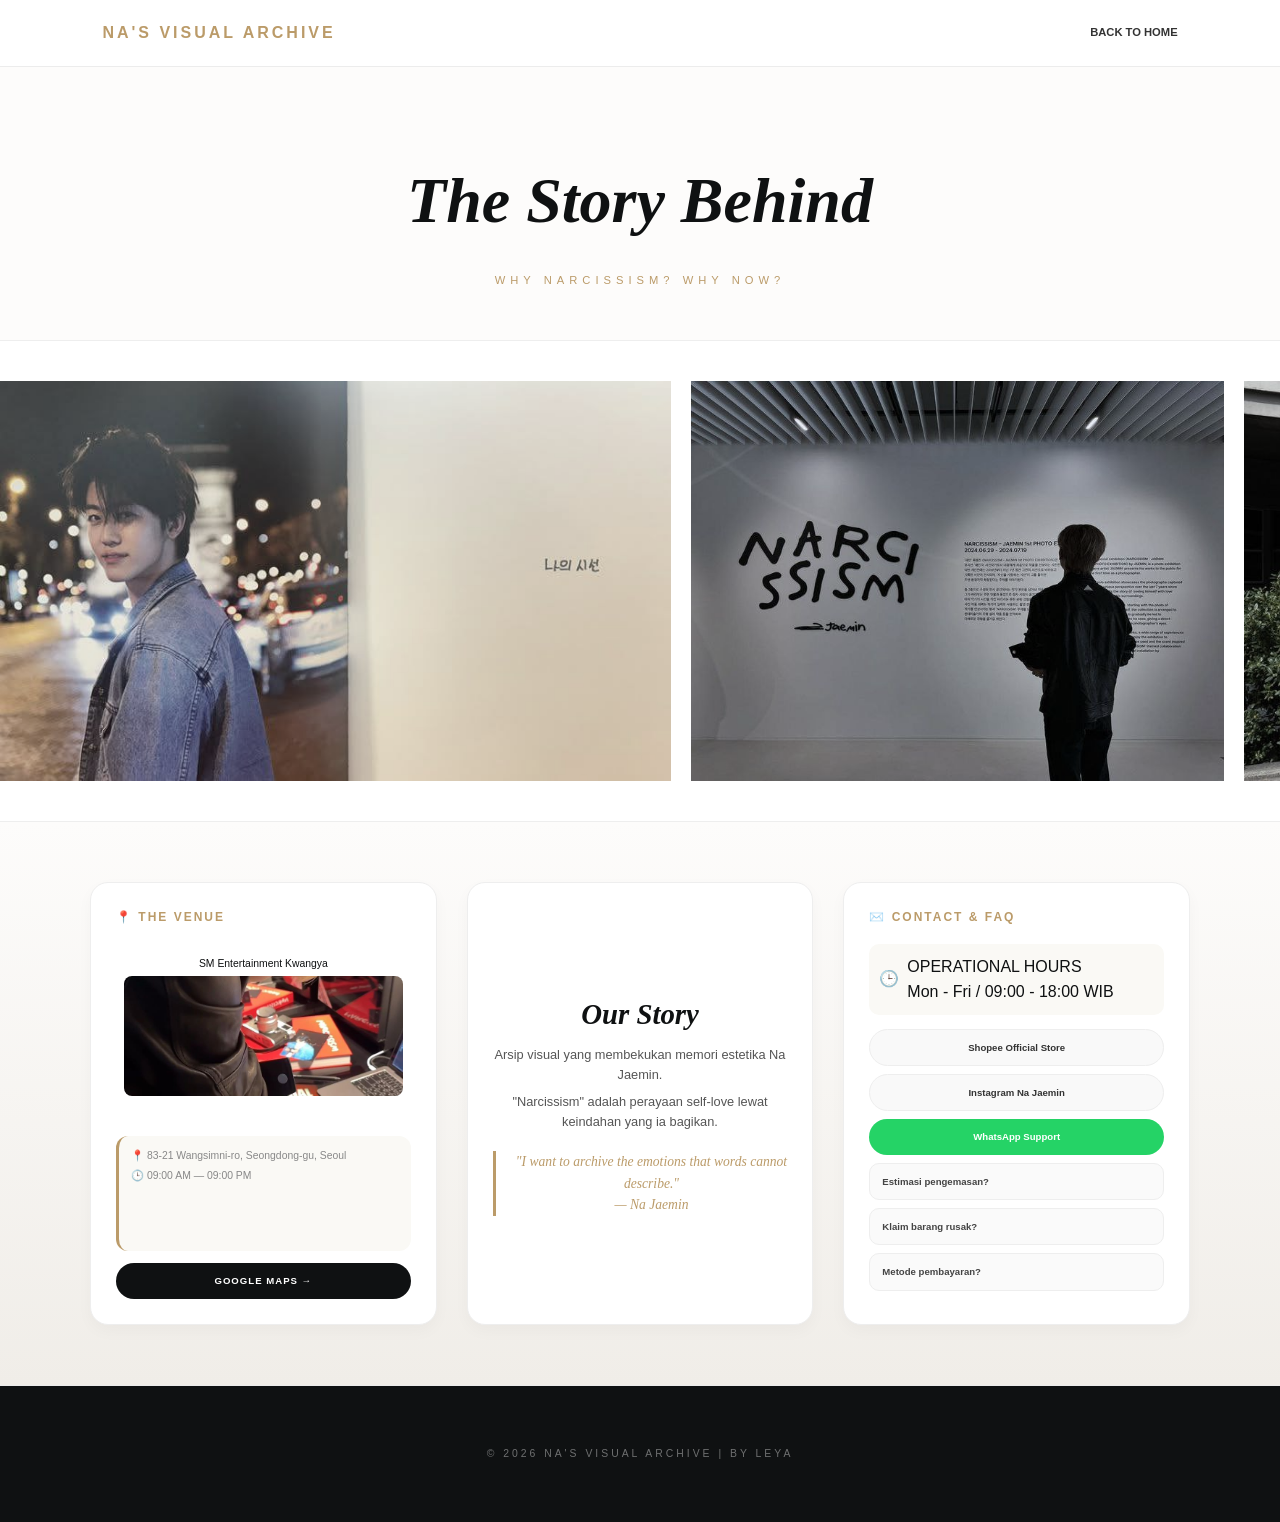
<file: about.html>
<!DOCTYPE html>
<html lang="id">
<head>
    <meta charset="UTF-8">
    <meta name="viewport" content="width=device-width, initial-scale=1.0">
    <title>Tentang & Kontak | Na's Visual Archive</title>
    <link rel="stylesheet" href="style.css">
</head>
<body class="page-about">

    <nav class="navbar">
        <a href="index.html" class="logo">NA'S VISUAL ARCHIVE</a>
        <div class="nav-links">
            <a href="index.html" style="text-decoration:none; color: #333; font-size: 0.7rem; font-weight: 700;">BACK TO HOME</a>
        </div>
    </nav>

    <!-- Judul & Marquee -->
    <header class="about-header">
        <h1>The Story Behind</h1>
        <p style="letter-spacing:5px;font-size:0.7rem;color:var(--gold);">WHY NARCISSISM? WHY NOW?</p>
    </header>

    <div class="photo-strip">
        <div class="strip-track">
            <img src="heading1.jpg" alt="1"><img src="heading2.jpg" alt="2">
            <img src="heading3.jpg" alt="3"><img src="heading4.jpg" alt="4">
            <img src="icon1.jpg" alt="1"><img src="icon2.jpg" alt="2">
            <img src="icon3.jpg" alt="3"><img src="icon4.jpg" alt="4">
        </div>
    </div>

        <!-- TIGA BAGIAN SEJAJAR -->
    <section class="about-section">
        <div class="about-grid">

            <!-- 1. LOKASI -->
            <div class="about-card">
                <h3>📍 THE VENUE</h3>
                <div class="map-box">
                    <div class="map-placeholder">
                        <p>SM Entertainment Kwangya</p>
                        <img src="icon5.jpg" alt="Jaemin">
                    </div>
                </div>
                <div class="address-box">
                    <p>📍 83-21 Wangsimni-ro, Seongdong-gu, Seoul</p>
                    <p>🕒 09:00 AM — 09:00 PM</p>
                </div>
                    <a href="https://www.google.com/maps/place/SM+Entertainment" target="_blank" rel="noopener" class="btn-maps">GOOGLE MAPS →</a>
            </div>

            <!-- 2. OUR STORY -->
            <div class="about-card story">
                <h2>Our Story</h2>
                <p>Arsip visual yang membekukan memori estetika Na Jaemin.</p>
                <p>"Narcissism" adalah perayaan self‑love lewat keindahan yang ia bagikan.</p>
                <div class="quote">
                    "I want to archive the emotions that words cannot describe."<br>— Na Jaemin
                </div>
            </div>

            <!-- 3. KONTAK & FAQ -->
            <div class="about-card">
                <h3>✉️ CONTACT & FAQ</h3>
                <div class="info-hours">
                    <span>🕒</span>
                    <div>
                        <p class="info-label">OPERATIONAL HOURS</p>
                        <p class="info-val">Mon - Fri / 09:00 - 18:00 WIB</p>
                    </div>
                </div>
                <a href="https://shopee.co.id/kwangya_jkt" class="contact-link">Shopee Official Store</a>
                <a href="https://www.instagram.com/na.jaemin0813" class="contact-link">Instagram Na Jaemin</a>
                <a href="https://wa.me/083161645214" class="contact-link whatsapp">WhatsApp Support</a>
                <details>
                    <summary>Estimasi pengemasan?</summary>
                    <p>1-2 hari kerja.</p>
                </details>
                <details>
                    <summary>Klaim barang rusak?</summary>
                    <p>Wajib video unboxing utuh.</p>
                </details>
                <details>
                    <summary>Metode pembayaran?</summary>
                    <p>BCA, DANA, GoPay.</p>
                </details>
            </div>

        </div>
    </section>

    <footer>© 2026 NA'S VISUAL ARCHIVE | BY LEYA</footer>

    <div id="global-toast" class="toast-notif"></div>
    <script src="app.js" defer></script>
</body>
</html>
</file>
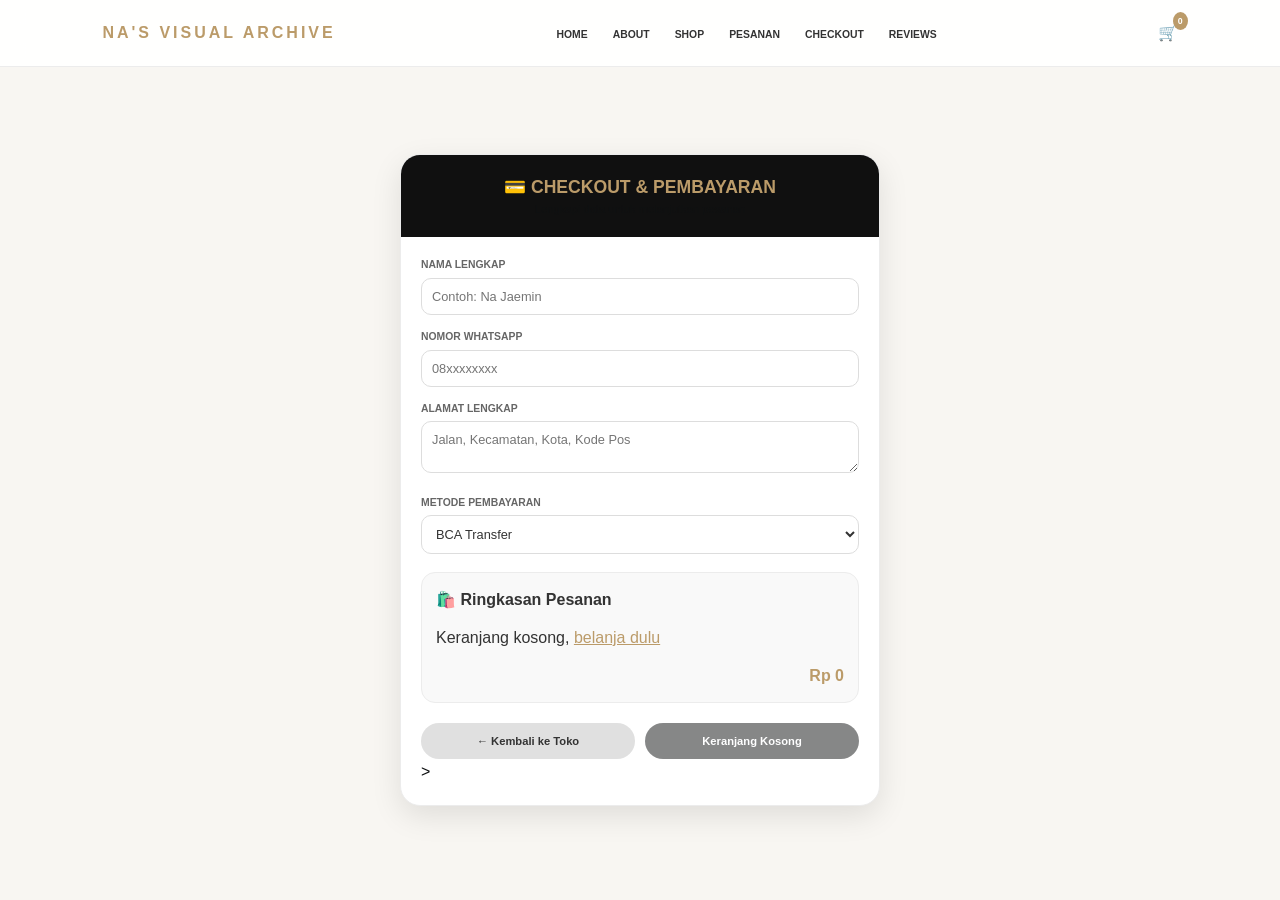
<file: checkout.html>
<!DOCTYPE html>
<html lang="id">
<head>
    <meta charset="UTF-8">
    <meta name="viewport" content="width=device-width, initial-scale=1.0">
    <title>Checkout | Na's Visual Archive</title>
    <link rel="stylesheet" href="style.css">
</head>
<body class="page-checkout">

<nav class="navbar">
        <a href="index.html" class="logo">NA'S VISUAL ARCHIVE</a>
        <ul class="nav-links">
            <li><a href="index.html">HOME</a></li>
            <li><a href="about.html">ABOUT</a></li>
            <li><a href="nadya.html">SHOP</a></li>
            <li><a href="orderlist.html">PESANAN</a></li>
            <li><a href="checkout.html">CHECKOUT</a></li>
            <li><a href="reviews.html">REVIEWS</a></li>
        </ul>
        <div class="cart-icon">🛒 <span class="cart-badge" id="cart-badge">0</span></div>
    </nav>

<div class="checkout-wrapper">
    <div class="header"><h2>💳 CHECKOUT & PEMBAYARAN</h2><p style="font-size:0.7rem; opacity:0.7;">Lengkapi data untuk melanjutkan pesanan</p></div>
    <div class="content">
        <div class="form-group"><label>Nama Lengkap</label><input type="text" id="fullname" placeholder="Contoh: Na Jaemin"></div>
        <div class="form-group"><label>Nomor WhatsApp</label><input type="text" id="phone" placeholder="08xxxxxxxx"></div>
        <div class="form-group"><label>Alamat Lengkap</label><textarea id="address" rows="2" placeholder="Jalan, Kecamatan, Kota, Kode Pos"></textarea></div>
        <div class="form-group"><label>Metode Pembayaran</label><select id="paymentMethod"><option value="BCA">BCA Transfer</option><option value="DANA">DANA / Gopay</option><option value="Mandiri">Mandiri Virtual Account</option></select></div>

        <div class="cart-summary"><h4 style="margin-bottom:12px;">🛍️ Ringkasan Pesanan</h4><div id="checkout-cart-list"></div><div class="total-bayar" id="checkout-total">Rp 0</div></div>

        <div class="btn-group"><button class="btn-secondary" onclick="window.location.href='nadya.html'">← Kembali ke Toko</button><button class="btn-primary" id="proceedBtn">Buat Pesanan & Tampilkan Struk</button></div>
        <div id="strukContainer" style="display:none;">
            <button class="struk-close" onclick="document.getElementById('strukContainer').style.display='none'">✕</button>
            <div class="struk-area">
                <div style="text-align:center;">
                    <h3>NA'S VISUAL ARCHIVE</h3>
                    <p style="font-size:0.6rem;">OFFICIAL RECEIPT</p>
                </div>
                <div id="receiptData"></div>
                <div id="paymentInstruction"></div>
                <div class="admin-panel">
                    <p style="font-size:0.7rem; font-weight:bold;">🔐 ADMIN KONFIRMASI</p>
                    <button id="confirmPayBtn" class="btn-primary" style="background:#27ae60; margin-top:10px;">✅ Konfirmasi Pembayaran</button>
                    <div id="orderStatusMsg" style="margin-top:12px; font-size:0.7rem;"></div>
                </div>
            </div>
        </div>>
    </div>

    <div id="global-toast" class="toast-notif"></div>
        <script src="app.js" defer></script>
</body>
</html>
</file>
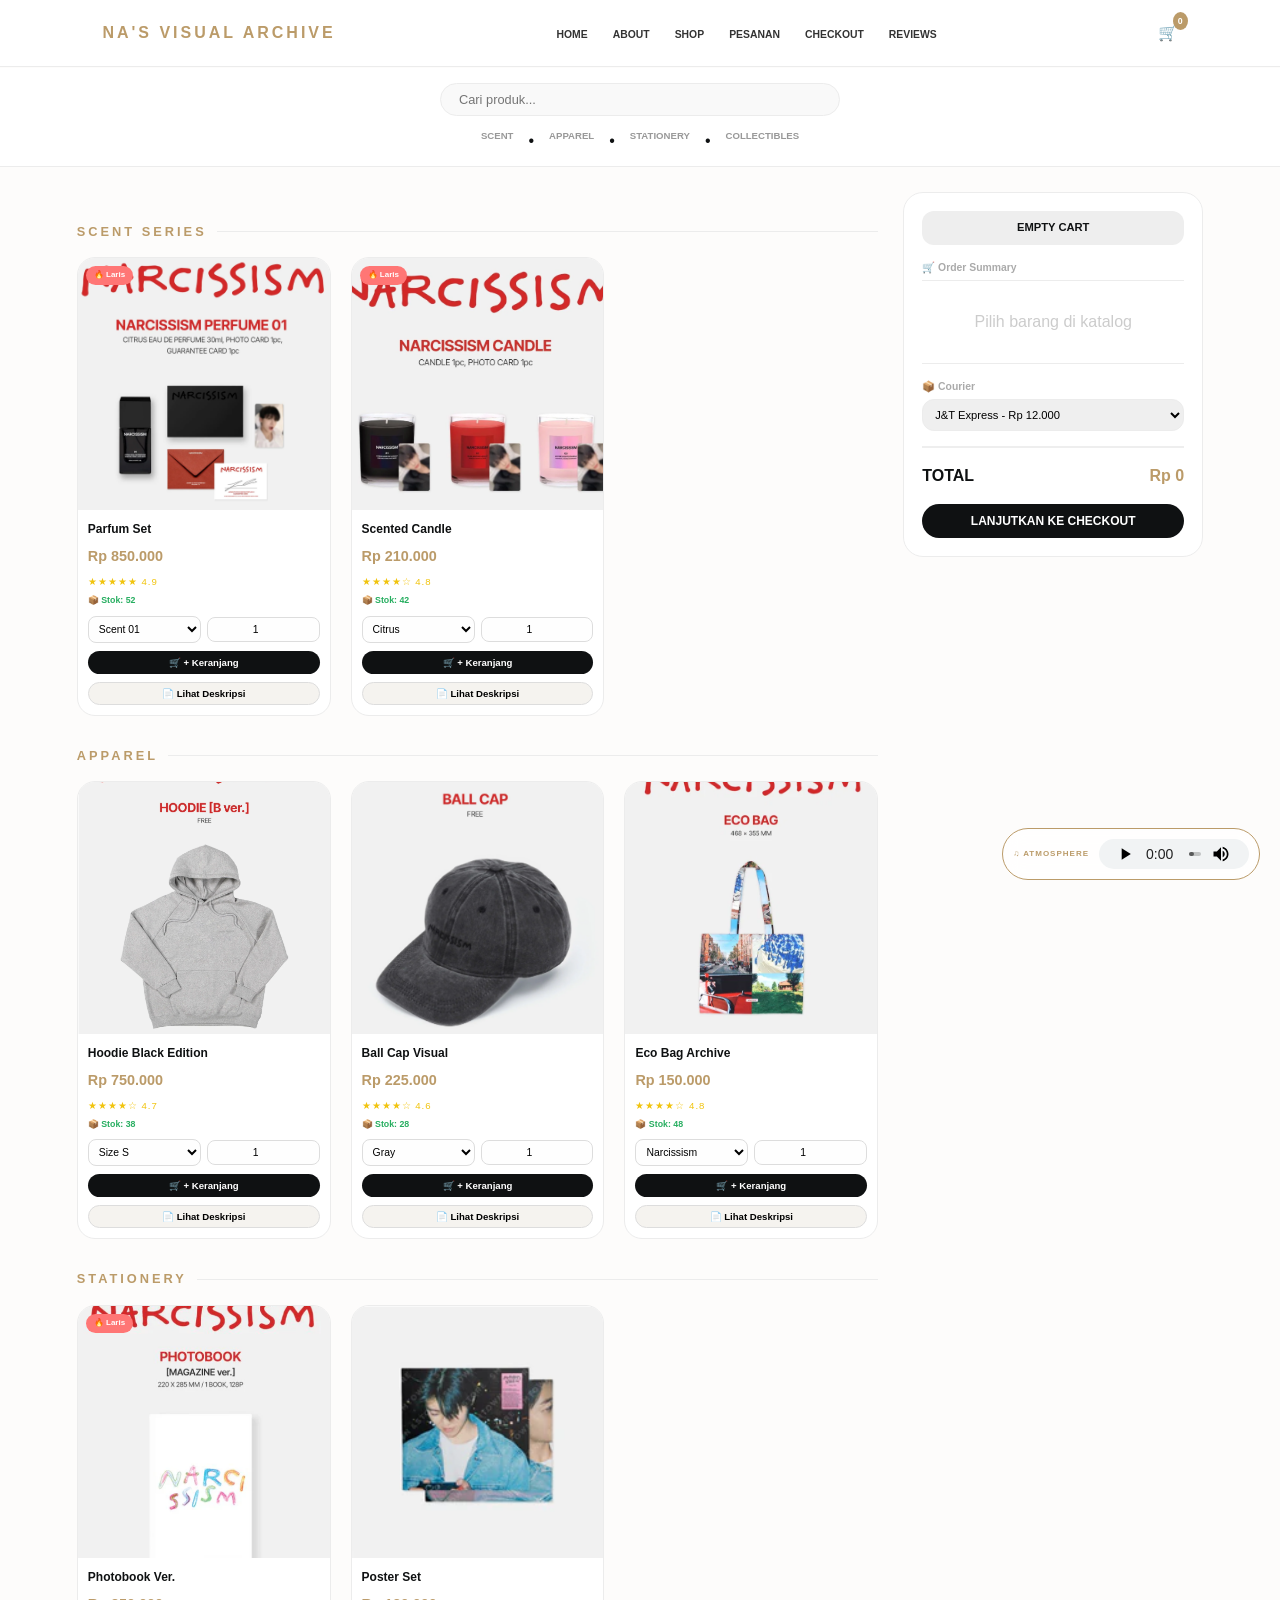
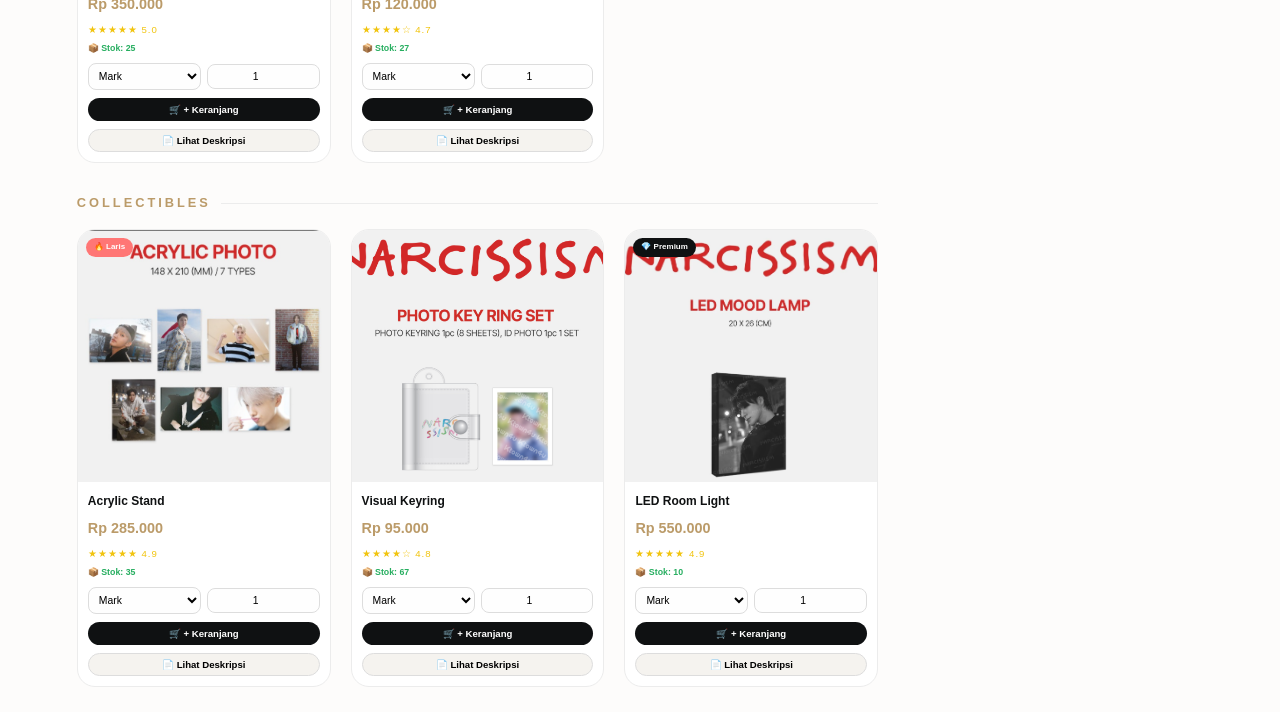
<file: nadya.html>
<!DOCTYPE html>
<html lang="id">
<head>
    <meta charset="UTF-8">
    <meta name="viewport" content="width=device-width, initial-scale=1.0, user-scalable=yes">
    <title>Na's Visual Archive | Shop</title>
    <link rel="stylesheet" href="style.css">
</head>
<body class="page-shop">

    <div class="music-bar">
        <span>♫ ATMOSPHERE</span>
        <audio autoplay loop controls>
            <source src="instrumen.mp3" type="audio/mpeg">
        </audio>
    </div>

    <nav class="navbar">
            <a href="index.html" class="logo">NA'S VISUAL ARCHIVE</a>
            <ul class="nav-links">
                <li><a href="index.html">HOME</a></li>
                <li><a href="about.html">ABOUT</a></li>
                <li><a href="nadya.html">SHOP</a></li>
                <li><a href="orderlist.html">PESANAN</a></li>
                <li><a href="checkout.html">CHECKOUT</a></li>
                <li><a href="reviews.html">REVIEWS</a></li>
            </ul>
            <div class="cart-icon">🛒 <span class="cart-badge" id="cart-badge">0</span></div>
        </nav>

<div class="sub-nav">
    <input type="text" id="search" class="search-bar" placeholder="Cari produk..." onkeyup="searchFn()">
    <div class="cat-filter">
        <a href="#scent">Scent</a> • <a href="#apparel">Apparel</a> • <a href="#stationery">Stationery</a> • <a href="#collect">Collectibles</a>
    </div>
</div>

<div class="container">
    <div class="catalog">

        <!-- ========== SCENT SERIES ========== -->
        <h2 id="scent" class="section-title">SCENT SERIES</h2>
        <div class="grid">

            <!-- p1: Parfum Set -->
            <div class="p-item" data-name="parfum set" data-id="p1">
                <input type="checkbox" id="p1" class="db-check">
                <label for="p1" class="card">
                    <div class="img-box">
                        <img src="parfumset1.png" alt="Parfum Set" id="img-p1">
                        <button class="slider-btn slider-left" data-id="p1" data-dir="prev">❮</button>
                        <button class="slider-btn slider-right" data-id="p1" data-dir="next">❯</button>
                        <span class="badge-label badge-laris">🔥 Laris</span>
                    </div>
                    <div class="info">
                        <h3>Parfum Set</h3>
                        <span class="price">Rp 850.000</span>
                        <div class="rating">★★★★★ 4.9</div>
                        <div class="stock-info" id="stock-p1">📦 Stok: 52</div>
                        <div class="qty-row">
                            <select class="variant-select" id="var-p1">
                                <option value="Scent 01">Scent 01</option>
                                <option value="Scent 02">Scent 02</option>
                            </select>
                            <input type="number" id="qty-p1" value="1" min="1" class="qty-input">
                        </div>
                        <div class="cart-actions">
                            <button class="btn-add-cart" onclick="addToCart('p1')">🛒 + Keranjang</button>
                        </div>
                        <button class="btn-deskripsi" data-id="p1">📄 Lihat Deskripsi</button>
                    </div>
                </label>
            </div>

            <!-- p2: Scented Candle -->
            <div class="p-item" data-name="scented candle" data-id="p2">
                <input type="checkbox" id="p2" class="db-check">
                <label for="p2" class="card">
                    <div class="img-box">
                        <img src="candle.png" alt="Scented Candle" id="img-p2">
                        <button class="slider-btn slider-left" data-id="p2" data-dir="prev">❮</button>
                        <button class="slider-btn slider-right" data-id="p2" data-dir="next">❯</button>
                        <span class="badge-label badge-laris">🔥 Laris</span>
                    </div>
                    <div class="info">
                        <h3>Scented Candle</h3>
                        <span class="price">Rp 210.000</span>
                        <div class="rating">★★★★☆ 4.8</div>
                        <div class="stock-info" id="stock-p2">📦 Stok: 42</div>
                        <div class="qty-row">
                            <select class="variant-select" id="var-p2">
                                <option value="Citrus">Citrus</option>
                                <option value="Musk">Musk</option>
                                <option value="Chypre">Chypre</option>
                            </select>
                            <input type="number" id="qty-p2" value="1" min="1" class="qty-input">
                        </div>
                        <div class="cart-actions">
                            <button class="btn-add-cart" onclick="addToCart('p2')">🛒 + Keranjang</button>
                        </div>
                        <button class="btn-deskripsi" data-id="p2">📄 Lihat Deskripsi</button>
                    </div>
                </label>
            </div>
        </div>

        <!-- ========== APPAREL ========== -->
        <h2 id="apparel" class="section-title">APPAREL</h2>
        <div class="grid">

            <!-- p3: Hoodie Black Edition -->
            <div class="p-item" data-name="hoodie black" data-id="p3">
                <input type="checkbox" id="p3" class="db-check">
                <label for="p3" class="card">
                    <div class="img-box">
                        <img src="hoodie b.png" alt="Hoodie Black" id="img-p3">
                        <button class="slider-btn slider-left" data-id="p3" data-dir="prev">❮</button>
                        <button class="slider-btn slider-right" data-id="p3" data-dir="next">❯</button>
                    </div>
                    <div class="info">
                        <h3>Hoodie Black Edition</h3>
                        <span class="price">Rp 750.000</span>
                        <div class="rating">★★★★☆ 4.7</div>
                        <div class="stock-info" id="stock-p3">📦 Stok: 38</div>
                        <div class="qty-row">
                            <select class="variant-select" id="var-p3">
                                <option value="Size S">Size S</option>
                                <option value="Size M">Size M</option>
                                <option value="Size L">Size L</option>
                                <option value="Size XL">Size XL</option>
                            </select>
                            <input type="number" id="qty-p3" value="1" min="1" class="qty-input">
                        </div>
                        <div class="cart-actions">
                            <button class="btn-add-cart" onclick="addToCart('p3')">🛒 + Keranjang</button>
                        </div>
                        <button class="btn-deskripsi" data-id="p3">📄 Lihat Deskripsi</button>
                    </div>
                </label>
            </div>

            <!-- p4: Ball Cap Visual -->
            <div class="p-item" data-name="ball cap" data-id="p4">
                <input type="checkbox" id="p4" class="db-check">
                <label for="p4" class="card">
                    <div class="img-box">
                        <img src="ball cap 1.png" alt="Ball Cap" id="img-p4">
                        <button class="slider-btn slider-left" data-id="p4" data-dir="prev">❮</button>
                        <button class="slider-btn slider-right" data-id="p4" data-dir="next">❯</button>
                    </div>
                    <div class="info">
                        <h3>Ball Cap Visual</h3>
                        <span class="price">Rp 225.000</span>
                        <div class="rating">★★★★☆ 4.6</div>
                        <div class="stock-info" id="stock-p4">📦 Stok: 28</div>
                        <div class="qty-row">
                            <select class="variant-select" id="var-p4">
                                <option value="Gray">Gray</option>
                                <option value="Soft Pink">Soft Pink</option>
                            </select>
                        <input type="number" id="qty-p4" value="1" min="1" class="qty-input">
                        </div>
                        <div class="cart-actions">
                            <button class="btn-add-cart" onclick="addToCart('p4')">🛒 + Keranjang</button>
                        </div>
                        <button class="btn-deskripsi" data-id="p4">📄 Lihat Deskripsi</button>
                    </div>
                </label>
            </div>

            <!-- p5: Eco Bag Archive -->
            <div class="p-item" data-name="eco bag" data-id="p5">
                <input type="checkbox" id="p5" class="db-check">
                <label for="p5" class="card">
                    <div class="img-box">
                        <img src="eco bag.png" alt="Eco Bag" id="img-p5">
                        <button class="slider-btn slider-left" data-id="p5" data-dir="prev">❮</button>
                        <button class="slider-btn slider-right" data-id="p5" data-dir="next">❯</button>
                    </div>
                    <div class="info">
                        <h3>Eco Bag Archive</h3>
                        <span class="price">Rp 150.000</span>
                        <div class="rating">★★★★☆ 4.8</div>
                        <div class="stock-info" id="stock-p5">📦 Stok: 48</div>
                        <div class="qty-row">
                            <select class="variant-select" id="var-p5">
                                <option value="Narcissism">Narcissism</option>
                                <option value="Photo ver">Photo ver</option>
                            </select>
                            <input type="number" id="qty-p5" value="1" min="1" class="qty-input">
                        </div>
                        <div class="cart-actions">
                            <button class="btn-add-cart" onclick="addToCart('p5')">🛒 + Keranjang</button>
                        </div>
                        <button class="btn-deskripsi" data-id="p5">📄 Lihat Deskripsi</button>
                    </div>
                </label>
            </div>
        </div>

        <!-- ========== STATIONERY ========== -->
        <h2 id="stationery" class="section-title">STATIONERY</h2>
        <div class="grid">

            <!-- p6: Photobook Ver. -->
            <div class="p-item" data-name="photobook" data-id="p6">
                <input type="checkbox" id="p6" class="db-check">
                <label for="p6" class="card">
                    <div class="img-box">
                        <img src="photobook.png" alt="Photobook" id="img-p6">
                        <button class="slider-btn slider-left" data-id="p6" data-dir="prev">❮</button>
                        <button class="slider-btn slider-right" data-id="p6" data-dir="next">❯</button>
                        <span class="badge-label badge-laris">🔥 Laris</span>
                    </div>
                    <div class="info">
                        <h3>Photobook Ver.</h3>
                        <span class="price">Rp 350.000</span>
                        <div class="rating">★★★★★ 5.0</div>
                        <div class="stock-info" id="stock-p6">📦 Stok: 25</div>
                        <div class="qty-row">
                            <select class="variant-select" id="var-p6">
                                <option value="Mark">Mark</option><option value="Renjun">Renjun</option><option value="Jeno">Jeno</option>
                                <option value="Haechan">Haechan</option><option value="Jaemin">Jaemin</option>
                                <option value="Chenle">Chenle</option><option value="Jisung">Jisung</option>
                            </select>
                            <input type="number" id="qty-p6" value="1" min="1" class="qty-input">
                        </div>
                        <div class="cart-actions">
                            <button class="btn-add-cart" onclick="addToCart('p6')">🛒 + Keranjang</button>
                        </div>
                        <button class="btn-deskripsi" data-id="p6">📄 Lihat Deskripsi</button>
                    </div>
                </label>
            </div>

            <!-- p7: Poster Set -->
            <div class="p-item" data-name="poster set" data-id="p7">
                <input type="checkbox" id="p7" class="db-check">
                <label for="p7" class="card">
                    <div class="img-box">
                        <img src="poster01.png" alt="Poster Set" id="img-p7">
                        <button class="slider-btn slider-left" data-id="p7" data-dir="prev">❮</button>
                        <button class="slider-btn slider-right" data-id="p7" data-dir="next">❯</button>
                    </div>
                    <div class="info">
                        <h3>Poster Set</h3>
                        <span class="price">Rp 120.000</span>
                        <div class="rating">★★★★☆ 4.7</div>
                        <div class="stock-info" id="stock-p7">📦 Stok: 27</div>
                        <div class="qty-row">
                            <select class="variant-select" id="var-p7">
                                <option value="Mark">Mark</option><option value="Renjun">Renjun</option><option value="Jeno">Jeno</option>
                                <option value="Haechan">Haechan</option><option value="Jaemin">Jaemin</option>
                                <option value="Chenle">Chenle</option><option value="Jisung">Jisung</option>
                            </select>
                            <input type="number" id="qty-p7" value="1" min="1" class="qty-input">
                        </div>
                        <div class="cart-actions">
                            <button class="btn-add-cart" onclick="addToCart('p7')">🛒 + Keranjang</button>
                        </div>
                        <button class="btn-deskripsi" data-id="p7">📄 Lihat Deskripsi</button>
                    </div>
                </label>
            </div>
        </div>

        <!-- ========== COLLECTIBLES ========== -->
        <h2 id="collect" class="section-title">COLLECTIBLES</h2>
        <div class="grid">

            <!-- p8: Acrylic Stand -->
            <div class="p-item" data-name="acrylic stand" data-id="p8">
                <input type="checkbox" id="p8" class="db-check">
                <label for="p8" class="card">
                    <div class="img-box">
                        <img src="acrylic.png" alt="Acrylic Stand" id="img-p8">
                        <button class="slider-btn slider-left" data-id="p8" data-dir="prev">❮</button>
                        <button class="slider-btn slider-right" data-id="p8" data-dir="next">❯</button>
                        <span class="badge-label badge-laris">🔥 Laris</span>
                    </div>
                    <div class="info">
                        <h3>Acrylic Stand</h3>
                        <span class="price">Rp 285.000</span>
                        <div class="rating">★★★★★ 4.9</div>
                        <div class="stock-info" id="stock-p8">📦 Stok: 35</div>
                        <div class="qty-row">
                            <select class="variant-select" id="var-p8">
                                <option value="Mark">Mark</option><option value="Renjun">Renjun</option><option value="Jeno">Jeno</option>
                                <option value="Haechan">Haechan</option><option value="Jaemin">Jaemin</option>
                                <option value="Chenle">Chenle</option><option value="Jisung">Jisung</option>
                            </select>
                            <input type="number" id="qty-p8" value="1" min="1" class="qty-input">
                        </div>
                        <div class="cart-actions">
                            <button class="btn-add-cart" onclick="addToCart('p8')">🛒 + Keranjang</button>
                        </div>
                        <button class="btn-deskripsi" data-id="p8">📄 Lihat Deskripsi</button>
                    </div>
                </label>
            </div>

            <!-- p9: Visual Keyring -->
            <div class="p-item" data-name="keyring" data-id="p9">
                <input type="checkbox" id="p9" class="db-check">
                <label for="p9" class="card">
                    <div class="img-box">
                        <img src="key ring.png" alt="Keyring" id="img-p9">
                        <button class="slider-btn slider-left" data-id="p9" data-dir="prev">❮</button>
                        <button class="slider-btn slider-right" data-id="p9" data-dir="next">❯</button>
                    </div>
                    <div class="info">
                        <h3>Visual Keyring</h3>
                        <span class="price">Rp 95.000</span>
                        <div class="rating">★★★★☆ 4.8</div>
                        <div class="stock-info" id="stock-p9">📦 Stok: 67</div>
                        <div class="qty-row">
                            <select class="variant-select" id="var-p9">
                                <option value="Mark">Mark</option><option value="Renjun">Renjun</option><option value="Jeno">Jeno</option>
                                <option value="Haechan">Haechan</option><option value="Jaemin">Jaemin</option>
                                <option value="Chenle">Chenle</option><option value="Jisung">Jisung</option>
                            </select>
                            <input type="number" id="qty-p9" value="1" min="1" class="qty-input">
                        </div>
                        <div class="cart-actions">
                            <button class="btn-add-cart" onclick="addToCart('p9')">🛒 + Keranjang</button>
                        </div>
                        <button class="btn-deskripsi" data-id="p9">📄 Lihat Deskripsi</button>
                    </div>
                </label>
            </div>

            <!-- p10: LED Room Light -->
            <div class="p-item" data-name="led" data-id="p10">
                <input type="checkbox" id="p10" class="db-check">
                <label for="p10" class="card">
                    <div class="img-box">
                        <img src="led.png" alt="LED Light" id="img-p10">
                        <button class="slider-btn slider-left" data-id="p10" data-dir="prev">❮</button>
                        <button class="slider-btn slider-right" data-id="p10" data-dir="next">❯</button>
                        <span class="badge-label badge-mahal">💎 Premium</span>
                    </div>
                    <div class="info">
                        <h3>LED Room Light</h3>
                        <span class="price">Rp 550.000</span>
                        <div class="rating">★★★★★ 4.9</div>
                        <div class="stock-info" id="stock-p10">📦 Stok: 10</div>
                        <div class="qty-row">
                            <select class="variant-select" id="var-p10">
                                <option value="Mark">Mark</option><option value="Renjun">Renjun</option><option value="Jeno">Jeno</option>
                                <option value="Haechan">Haechan</option><option value="Jaemin">Jaemin</option>
                                <option value="Chenle">Chenle</option><option value="Jisung">Jisung</option>
                            </select>
                            <input type="number" id="qty-p10" value="1" min="1" class="qty-input">
                        </div>
                        <div class="cart-actions">
                            <button class="btn-add-cart" onclick="addToCart('p10')">🛒 + Keranjang</button>
                        </div>
                        <button class="btn-deskripsi" data-id="p10">📄 Lihat Deskripsi</button>
                    </div>
                </label>
            </div>
        </div>

    </div>

    <!-- SIDEBAR KERANJANG -->
    <div class="sidebar">
        <div id="status-live" class="status-box">EMPTY CART</div>
        <div class="form-group">
            <label>🛒 Order Summary</label>
            <div id="sidebar-cart-list" class="cart-summary-list">
                <p style="text-align:center; color:#ccc; padding:20px;">Pilih barang di katalog</p>
            </div>
        </div>
        <div class="form-group">
            <label>📦 Courier</label>
            <select id="in-kurir">
                <option value="12000">J&T Express - Rp 12.000</option>
                <option value="10000">SiCepat - Rp 10.000</option>
                <option value="25000">GoSend - Rp 25.000</option>
            </select>
        </div>
        <div style="display:flex; justify-content:space-between; font-weight:800; border-top:2px solid #eee; padding-top:15px;">
            <span>TOTAL</span>
            <span id="total-side" style="color:var(--gold)">Rp 0</span>
        </div>
        <button class="btn-checkout" id="checkout-btn">LANJUTKAN KE CHECKOUT</button>
    </div>
</div>

<!-- TOAST NOTIFIKASI -->
<div id="global-toast" class="toast-notif"></div>
<script src="app.js" defer></script>
</body>
</html>
</file>
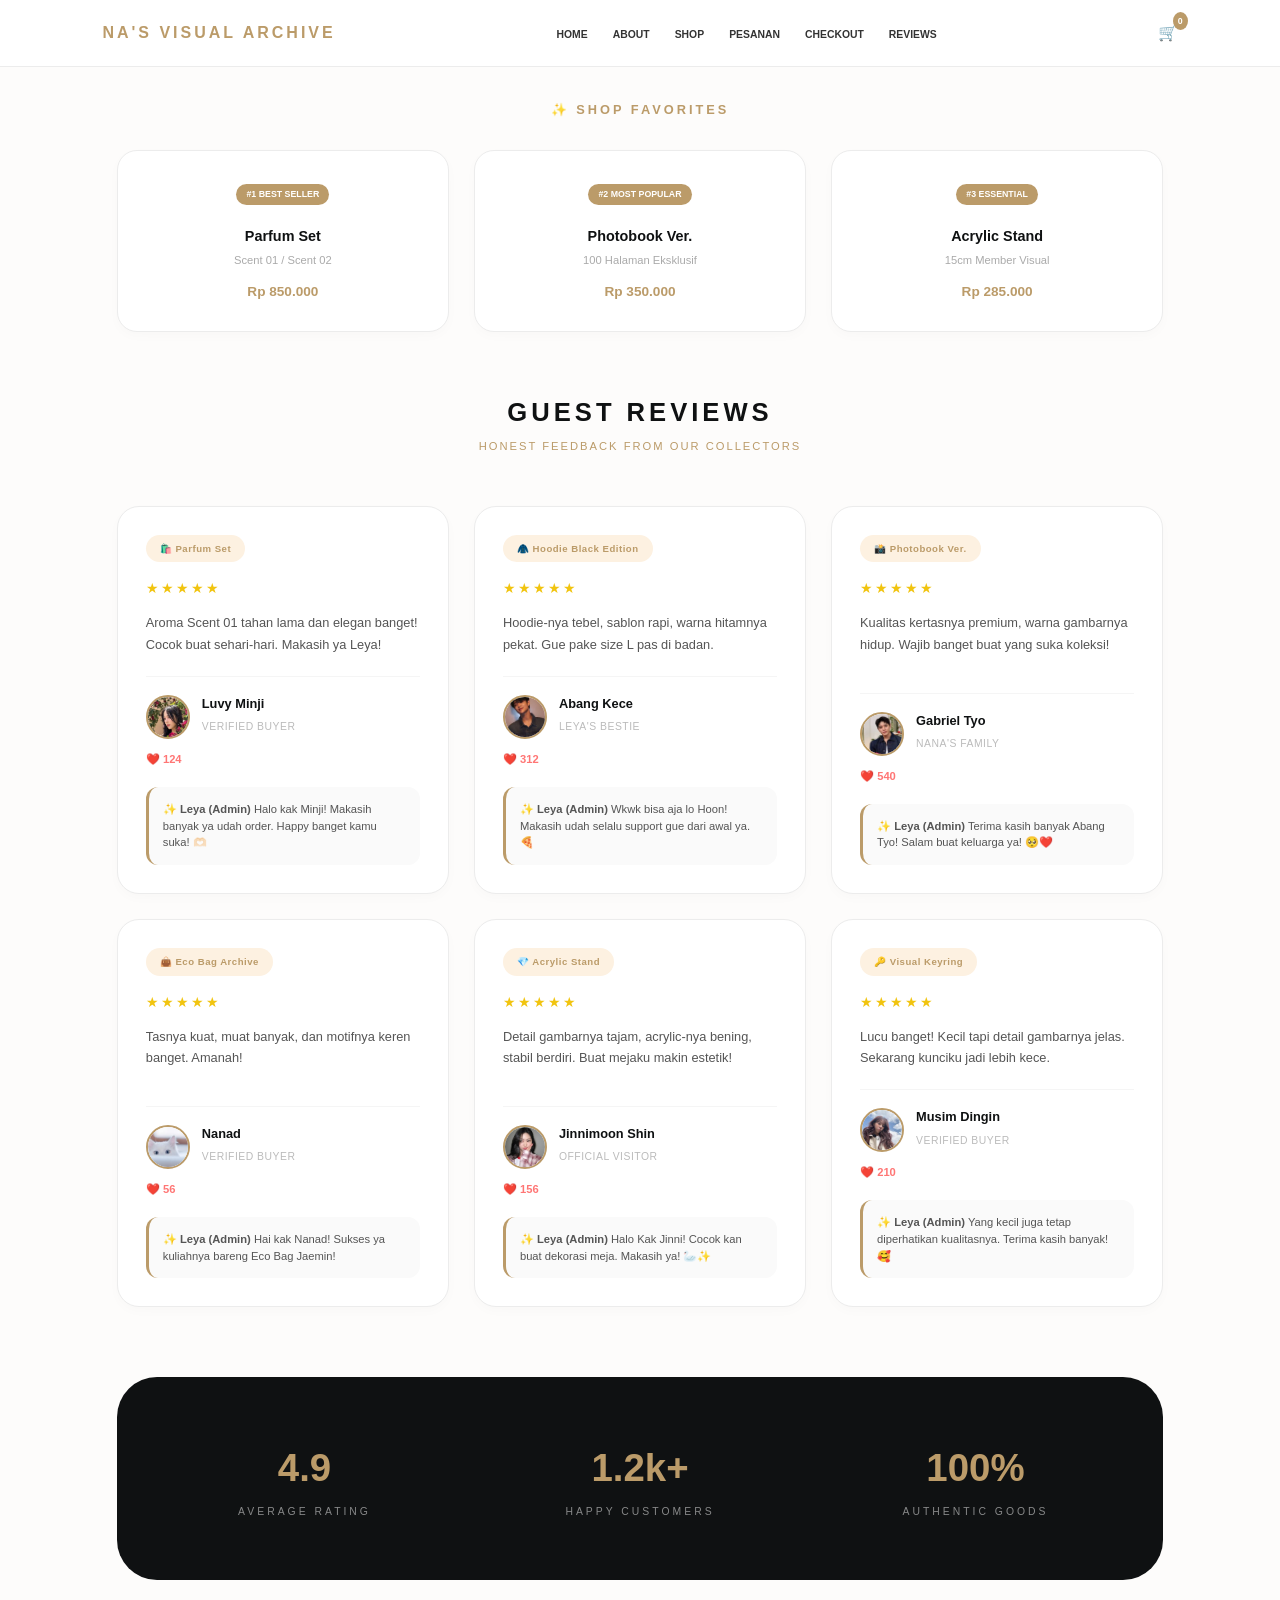
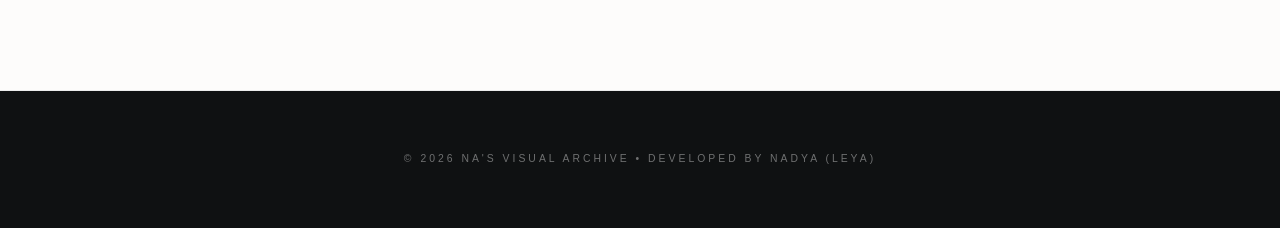
<file: reviews.html>
<!DOCTYPE html>
<html lang="id">
<head>
    <meta charset="UTF-8">
    <meta name="viewport" content="width=device-width, initial-scale=1.0">
    <title>Reviews & Feedback | Na's Visual Archive</title>
    <link rel="stylesheet" href="style.css">
</head>
<body class="page-reviews">

    <nav class="navbar">
        <a href="index.html" class="logo">NA'S VISUAL ARCHIVE</a>
        <ul class="nav-links">
            <li><a href="index.html">HOME</a></li>
            <li><a href="about.html">ABOUT</a></li>
            <li><a href="nadya.html">SHOP</a></li>
            <li><a href="orderlist.html">PESANAN</a></li>
            <li><a href="checkout.html">CHECKOUT</a></li>
            <li><a href="reviews.html">REVIEWS</a></li>
        </ul>
        <div class="cart-icon">🛒 <span class="cart-badge" id="cart-badge">0</span></div>
    </nav>

    <div class="container">
        <!-- Best Seller -->
        <div class="best-seller-section">
            <h3 class="best-seller-title">✨ Shop Favorites</h3>
            <div class="best-grid">
                <a href="nadya.html#scent" class="best-item">
                    <span class="rank-tag">#1 BEST SELLER</span>
                    <h4>Parfum Set</h4>
                    <p>Scent 01 / Scent 02</p>
                    <span class="price-tag">Rp 850.000</span>
                </a>
                <a href="nadya.html#stationery" class="best-item">
                    <span class="rank-tag">#2 MOST POPULAR</span>
                    <h4>Photobook Ver.</h4>
                    <p>100 Halaman Eksklusif</p>
                    <span class="price-tag">Rp 350.000</span>
                </a>
                <a href="nadya.html#collect" class="best-item">
                    <span class="rank-tag">#3 ESSENTIAL</span>
                    <h4>Acrylic Stand</h4>
                    <p>15cm Member Visual</p>
                    <span class="price-tag">Rp 285.000</span>
                </a>
            </div>
        </div>

        <div class="section-header">
            <h2>GUEST REVIEWS</h2>
            <p>HONEST FEEDBACK FROM OUR COLLECTORS</p>
        </div>

        <!-- Review Cards -->
        <div class="review-grid">
            <!-- Review 1 -->
            <div class="review-card">
                <span class="product-badge">🛍️ Parfum Set</span>
                <div class="stars">★★★★★</div>
                <p class="review-content">Aroma Scent 01 tahan lama dan elegan banget! Cocok buat sehari‑hari. Makasih ya Leya!</p>
                <div class="user-profile">
                    <img src="minji.jpg" alt="Luvy" class="user-avatar">
                    <div class="user-info"><h5>Luvy Minji</h5><span>Verified Buyer</span></div>
                </div>
                <div class="like-container">❤️ 124</div>
                <div class="admin-reply"><b>✨ Leya (Admin)</b> Halo kak Minji! Makasih banyak ya udah order. Happy banget kamu suka! 🫶🏻</div>
            </div>
            <!-- Review 2 -->
            <div class="review-card">
                <span class="product-badge">🧥 Hoodie Black Edition</span>
                <div class="stars">★★★★★</div>
                <p class="review-content">Hoodie-nya tebel, sablon rapi, warna hitamnya pekat. Gue pake size L pas di badan.</p>
                <div class="user-profile">
                    <img src="jihoon.jpg" alt="Abang Kece" class="user-avatar">
                    <div class="user-info"><h5>Abang Kece</h5><span>Leya's Bestie</span></div>
                </div>
                <div class="like-container">❤️ 312</div>
                <div class="admin-reply"><b>✨ Leya (Admin)</b> Wkwk bisa aja lo Hoon! Makasih udah selalu support gue dari awal ya. 🍕</div>
            </div>
            <!-- Review 3 -->
            <div class="review-card">
                <span class="product-badge">📸 Photobook Ver.</span>
                <div class="stars">★★★★★</div>
                <p class="review-content">Kualitas kertasnya premium, warna gambarnya hidup. Wajib banget buat yang suka koleksi!</p>
                <div class="user-profile">
                    <img src="taeyong.jpg" alt="Gabriel Tyo" class="user-avatar">
                    <div class="user-info"><h5>Gabriel Tyo</h5><span>Nana's Family</span></div>
                </div>
                <div class="like-container">❤️ 540</div>
                <div class="admin-reply"><b>✨ Leya (Admin)</b> Terima kasih banyak Abang Tyo! Salam buat keluarga ya! 🥺❤️</div>
            </div>
            <!-- Review 4 -->
            <div class="review-card">
                <span class="product-badge">👜 Eco Bag Archive</span>
                <div class="stars">★★★★★</div>
                <p class="review-content">Tasnya kuat, muat banyak, dan motifnya keren banget. Amanah!</p>
                <div class="user-profile">
                    <img src="cat.jpg" alt="Nanad" class="user-avatar">
                    <div class="user-info"><h5>Nanad</h5><span>Verified Buyer</span></div>
                </div>
                <div class="like-container">❤️ 56</div>
                <div class="admin-reply"><b>✨ Leya (Admin)</b> Hai kak Nanad! Sukses ya kuliahnya bareng Eco Bag Jaemin!</div>
            </div>
            <!-- Review 5 -->
            <div class="review-card">
                <span class="product-badge">💎 Acrylic Stand</span>
                <div class="stars">★★★★★</div>
                <p class="review-content">Detail gambarnya tajam, acrylic-nya bening, stabil berdiri. Buat mejaku makin estetik!</p>
                <div class="user-profile">
                    <img src="ryujin.jpg" alt="Jinnimoon" class="user-avatar">
                    <div class="user-info"><h5>Jinnimoon Shin</h5><span>Official Visitor</span></div>
                </div>
                <div class="like-container">❤️ 156</div>
                <div class="admin-reply"><b>✨ Leya (Admin)</b> Halo Kak Jinni! Cocok kan buat dekorasi meja. Makasih ya! 🦢✨</div>
            </div>
            <!-- Review 6 -->
            <div class="review-card">
                <span class="product-badge">🔑 Visual Keyring</span>
                <div class="stars">★★★★★</div>
                <p class="review-content">Lucu banget! Kecil tapi detail gambarnya jelas. Sekarang kunciku jadi lebih kece.</p>
                <div class="user-profile">
                    <img src="winter.jpg" alt="Musim" class="user-avatar">
                    <div class="user-info"><h5>Musim Dingin</h5><span>Verified Buyer</span></div>
                </div>
                <div class="like-container">❤️ 210</div>
                <div class="admin-reply"><b>✨ Leya (Admin)</b> Yang kecil juga tetap diperhatikan kualitasnya. Terima kasih banyak! 🥰</div>
            </div>
        </div>

        <!-- Stats -->
        <div class="stats-container">
            <div class="stat-box"><h3>4.9</h3><p>Average Rating</p></div>
            <div class="stat-box"><h3>1.2k+</h3><p>Happy Customers</p></div>
            <div class="stat-box"><h3>100%</h3><p>Authentic Goods</p></div>
        </div>
    </div>

    <footer>
        <p>© 2026 NA'S VISUAL ARCHIVE • DEVELOPED BY NADYA (LEYA)</p>
    </footer>

    <div id="global-toast" class="toast-notif"></div>
    <script src="app.js" defer></script>
</body>
</html>
</file>
<file: style.css>
/* === VARIABEL & RESET === */
:root {
  --gold: #bb9b69; --dark: #0f1112; --bg: #fdfcfb;
  --white: #fff; --border: #ececec; --red: #ff7675;
  --green: #27ae60; --cream: #f4eee1;
  --font: 'Plus Jakarta Sans', sans-serif;
  --serif: 'Playfair Display', serif;
}
html { scroll-behavior: smooth; }
* { margin: 0; padding: 0; box-sizing: border-box; font-family: var(--font); }
body { background: var(--bg); color: var(--dark); line-height: 1.6; }

/* === NAVIGASI === */
.navbar {
  display: flex; justify-content: space-between; align-items: center;
  padding: 20px 8%; position: fixed; width: 100%; top: 0; z-index: 1000;
  background: rgba(255,255,255,0.92); backdrop-filter: blur(12px);
  border-bottom: 1px solid var(--border); transition: padding 0.3s, box-shadow 0.3s;
}
.navbar.scrolled { padding: 8px 6%; box-shadow: 0 4px 15px rgba(0,0,0,0.05); }
.logo { font-size: 1rem; font-weight: 800; letter-spacing: 3px; color: var(--gold); text-decoration: none; }
.logo:hover { opacity: 0.8; }
.nav-links { list-style: none; display: flex; gap: 25px; flex-wrap: wrap; align-items: center; }
.nav-links a {
  text-decoration: none; color: #333; font-size: 0.65rem; text-transform: uppercase;
  font-weight: 700; transition: color 0.3s; position: relative;
}
.nav-links a::after {
  content: ''; position: absolute; width: 0; height: 1.5px; bottom: -4px; left: 0;
  background: var(--gold); transition: width 0.2s;
}
.nav-links a:hover, .nav-links a.active { color: var(--gold); }
.nav-links a:hover::after, .nav-links a.active::after { width: 100%; }
.cart-icon { cursor: pointer; position: relative; font-size: 1rem; }
.cart-badge {
  position: absolute; top: -8px; right: -10px; background: var(--gold); color: #fff;
  font-size: 0.55rem; padding: 2px 5px; border-radius: 50%; font-weight: 800;
}
footer {
  background: var(--dark); color: rgba(255,255,255,0.4); padding: 60px 8%;
  text-align: center; font-size: 0.65rem; letter-spacing: 3px; border-top: 1px solid var(--border);
}

/* === HALAMAN UTAMA === */
.hero {
  height: 100vh; display: flex; align-items: center; justify-content: center;
  position: relative; overflow: hidden;
}
.hero video { position: absolute; width: 100%; height: 100%; object-fit: cover; filter: brightness(0.5); }
.hero-content {
  position: relative; z-index: 10; text-align: center; color: #fff;
  animation: fadeUp 1.5s ease-out forwards; animation-delay: 0.2s;
}
.hero-content span { font-size: 0.7rem; letter-spacing: 10px; text-transform: uppercase; display: block; margin-bottom: 20px; }
.hero-content h1 {
  font-family: var(--serif); font-size: clamp(3rem, 10vw, 7rem); font-style: italic;
  font-weight: 400; line-height: 1; margin-bottom: 30px;
}
.explore-btn {
  text-decoration: none; background: #fff; color: var(--dark); padding: 15px 40px;
  border-radius: 40px; font-size: 0.7rem; font-weight: 800; letter-spacing: 3px;
  transition: 0.4s; display: inline-block;
}
.explore-btn:hover { background: var(--gold); color: #fff; transform: translateY(-3px); }
@keyframes fadeUp { from { opacity: 0; transform: translateY(40px); } to { opacity: 1; transform: translateY(0); } }
.fade-up { opacity: 0; animation: fadeUp 1.5s ease-out forwards; }
.page-indexx .about { animation-delay: 0.8s; }
.page-indexx .location-section { animation-delay: 1.2s; }

.about { padding: 120px 8%; background: var(--bg); display: grid; grid-template-columns: 1fr 1fr; gap: 80px; align-items: center; }
.about-img-frame { position: relative; width: 100%; height: 600px; }
.main-img { width: 100%; height: 100%; object-fit: cover; border-radius: 2px; position: relative; z-index: 2; }
.img-decoration { position: absolute; top: 40px; left: -40px; width: 100%; height: 100%; border: 1px solid var(--gold); z-index: 1; }
.about-text h2 { font-family: var(--serif); font-size: 3rem; color: var(--dark); margin-bottom: 30px; font-style: italic; }
.about-text p { line-height: 2; color: #555; font-size: 0.95rem; margin-bottom: 20px; text-align: justify; }
.quote { font-family: var(--serif); font-size: 1.2rem; color: var(--gold); font-style: italic; margin-top: 30px; border-left: 3px solid var(--gold); padding-left: 20px; }

.location-section { padding: 100px 8%; text-align: center; background: var(--cream); }
.map-link-container { display: block; max-width: 1000px; margin: 0 auto; text-decoration: none; transition: transform 0.4s; }
.map-link-container:hover { transform: translateY(-8px); }
.fake-map { width: 100%; height: 400px; background: #ddd url('heading1.jpg') center/cover; display: flex; align-items: center; justify-content: center; border-radius: 15px; overflow: hidden; position: relative; }
.map-overlay { position: absolute; inset: 0; background: rgba(15,17,18,0.4); display: flex; flex-direction: column; align-items: center; justify-content: center; opacity: 0; transition: 0.3s; color: #fff; backdrop-filter: blur(2px); }
.map-link-container:hover .map-overlay { opacity: 1; }
.venue-info { margin-top: 30px; }
.venue-info p { font-size: 0.8rem; color: var(--gold); font-weight: 800; letter-spacing: 3px; }
.view-details-btn { display: inline-block; margin-top: 15px; font-size: 0.6rem; color: var(--dark); text-decoration: none; border-bottom: 1px solid var(--gold); padding-bottom: 5px; text-transform: uppercase; letter-spacing: 2px; transition: 0.3s; }

.music-bar { position: fixed; bottom: 20px; right: 20px; z-index: 10000; background: rgba(255,255,255,0.7); backdrop-filter: blur(10px); padding: 10px; border-radius: 50px; border: 1px solid var(--gold); display: flex; align-items: center; gap: 10px; }
.music-bar audio { height: 30px; width: 150px; }
.music-bar span { font-size: 0.5rem; font-weight: 800; color: var(--gold); letter-spacing: 1px; }

/* === HALAMAN ABOUT (TENTANG, LOKASI, KONTAK) === */
.about-header { padding: 150px 8% 50px; text-align: center; }
.about-header h1 { font-family: var(--serif); font-style: italic; font-size: 4rem; margin-bottom: 20px; }
.photo-strip { display: flex; overflow: hidden; gap: 20px; background: #fff; padding: 40px 0; border-top: 1px solid #eee; border-bottom: 1px solid #eee; }
.strip-track { display: flex; gap: 20px; animation: scroll 40s linear infinite; }
.strip-track img { height: 400px; width: auto; filter: grayscale(40%); transition: 0.5s; }
.strip-track img:hover { filter: grayscale(0); transform: scale(1.05); }
@keyframes scroll { 0% { transform: translateX(0); } 100% { transform: translateX(-50%); } }

.about-section { padding: 60px 5%; background: linear-gradient(to bottom, var(--bg), #f0ede8); }
.about-grid { display: grid; grid-template-columns: repeat(3, 1fr); gap: 30px; max-width: 1100px; margin: 0 auto; }
.about-card { background: #fff; border-radius: 18px; padding: 25px; border: 1px solid #eee; box-shadow: 0 6px 16px rgba(0,0,0,0.03); display: flex; flex-direction: column; }
.about-card h3 { font-size: 0.75rem; letter-spacing: 2px; color: var(--gold); text-transform: uppercase; margin-bottom: 16px; }
.about-card .map-box { height: 180px; margin-bottom: 12px; }
.about-card .map-placeholder { padding: 8px; text-align: center; }
.about-card .map-placeholder p { font-size: 0.65rem; margin: 4px 0; }
.about-card .map-placeholder img { width: 100%; height: 120px; object-fit: cover; border-radius: 8px; }
.about-card .address-box { background: #faf9f5; padding: 12px; border-radius: 12px; border-left: 3px solid var(--gold); margin-bottom: 12px; flex: 1; }
.about-card .address-box p { font-size: 0.65rem; color: #888; margin: 0 0 4px; }
.about-card .btn-maps { display: block; text-align: center; background: var(--dark); color: #fff; padding: 10px; border-radius: 30px; font-size: 0.6rem; font-weight: 800; text-decoration: none; letter-spacing: 1px; transition: 0.3s; }
.about-card .btn-maps:hover { background: var(--gold); }

.about-card.story { justify-content: center; text-align: center; padding: 30px 25px; }
.about-card.story h2 { font-family: var(--serif); font-size: 1.8rem; font-style: italic; color: var(--dark); margin-bottom: 8px; }
.about-card.story p { color: #555; font-size: 0.8rem; line-height: 1.6; margin-bottom: 6px; }
.about-card.story .quote { font-size: 0.85rem; margin-top: 12px; }

.about-card .info-hours { display: flex; align-items: center; gap: 8px; margin-bottom: 14px; background: #faf9f5; padding: 10px; border-radius: 10px; }
.about-card .contact-link { display: block; padding: 10px; background: #f9f9f9; border-radius: 30px; text-align: center; font-size: 0.6rem; font-weight: 700; color: #333; text-decoration: none; border: 1px solid #eee; margin-bottom: 8px; }
.about-card .contact-link.whatsapp { background: #25d366; color: #fff; border: none; }
.about-card details { background: #fafafa; border: 1px solid #eee; border-radius: 10px; margin-bottom: 8px; padding: 0 12px; }
.about-card summary { font-size: 0.6rem; font-weight: 700; color: #444; padding: 10px 0; cursor: pointer; list-style: none; }
.about-card details p { font-size: 0.6rem; color: #666; padding-bottom: 10px; margin: 0; }

/* === TOKO (nadya) === */
.page-shop .container { padding: 25px 6%; display: grid; grid-template-columns: 1fr 300px; gap: 25px; }
.sub-nav { margin-top: 68px; background: #fff; padding: 15px 6% 12px; border-bottom: 1px solid var(--border); text-align: center; }
.search-bar { width: 100%; max-width: 400px; padding: 8px 18px; border-radius: 40px; border: 1px solid var(--border); background: #f9f9f9; outline: none; margin-bottom: 12px; font-size: 0.8rem; }
.cat-filter { display: flex; justify-content: center; gap: 15px; flex-wrap: wrap; }
.cat-filter a { text-decoration: none; color: #999; font-size: 0.6rem; font-weight: 800; text-transform: uppercase; }
.cat-filter a:hover { color: var(--gold); }
.section-title { font-size: 0.8rem; letter-spacing: 3px; margin: 30px 0 15px; color: var(--gold); display: flex; align-items: center; gap: 10px; text-transform: uppercase; }
.section-title::after { content: ""; height: 1px; flex: 1; background: var(--border); }
.grid { display: grid; grid-template-columns: repeat(auto-fill, minmax(200px, 1fr)); gap: 20px; }

.p-item { position: relative; }
.db-check { display: none; }
.card { background: #fff; border-radius: 18px; border: 1px solid var(--border); transition: 0.2s ease; cursor: pointer; overflow: hidden; display: flex; flex-direction: column; height: 100%; }
.db-check:checked + .card { border: 2px solid var(--gold); background: #fffef8; transform: translateY(-2px); box-shadow: 0 6px 15px rgba(0,0,0,0.05); }
.img-box { position: relative; width: 100%; aspect-ratio: 1 / 1; overflow: hidden; background: #f5f5f5; }
.img-box img { width: 100%; height: 100%; object-fit: cover; transition: transform 0.2s ease; }
.slider-btn { position: absolute; top: 50%; transform: translateY(-50%); background: rgba(0,0,0,0.5); color: #fff; border: none; width: 26px; height: 26px; border-radius: 50%; cursor: pointer; font-size: 0.9rem; display: flex; align-items: center; justify-content: center; opacity: 0; transition: 0.2s; z-index: 5; }
.card:hover .slider-btn { opacity: 0.7; }
.slider-left { left: 6px; } .slider-right { right: 6px; }
.badge-label { position: absolute; top: 8px; left: 8px; padding: 3px 8px; border-radius: 30px; font-size: 0.5rem; font-weight: 800; color: #fff; z-index: 2; }
.badge-laris { background: var(--red); } .badge-mahal { background: var(--dark); } .badge-murah { background: var(--green); } .badge-habis { background: #aaa; }
.info { padding: 10px; flex-grow: 1; }
.info h3 { font-size: 0.75rem; font-weight: 700; margin-bottom: 4px; }
.price { color: var(--gold); font-weight: 800; font-size: 0.9rem; display: block; margin: 6px 0; }
.rating { font-size: 0.6rem; color: #f1c40f; margin-bottom: 4px; letter-spacing: 1px; }
.stock-info { font-size: 0.55rem; color: var(--green); margin: 4px 0; font-weight: 600; }
.stock-info.out { color: var(--red); }
.qty-row { margin-top: 8px; display: flex; gap: 6px; align-items: center; }
.variant-select, .qty-input { flex: 1; padding: 6px; font-size: 0.65rem; border: 1px solid #ddd; border-radius: 8px; background: #fefefe; }
.qty-input { width: 60px; text-align: center; }
.cart-actions { display: flex; gap: 6px; margin-top: 8px; }
.btn-add-cart, .btn-remove-cart { flex: 1; padding: 6px; font-size: 0.6rem; font-weight: 800; border: none; border-radius: 30px; cursor: pointer; transition: 0.2s; }
.btn-add-cart { background: var(--dark); color: #fff; } .btn-add-cart:hover { background: var(--gold); }
.btn-remove-cart { background: #f0f0f0; color: #999; } .btn-remove-cart:hover { background: #ffe0e0; color: var(--red); }
.btn-deskripsi { width: 100%; margin-top: 8px; padding: 5px; background: #f5f3ef; border: 1px solid #ddd; border-radius: 30px; font-size: 0.6rem; cursor: pointer; font-weight: 600; transition: 0.2s; }
.btn-deskripsi:hover { background: var(--gold); color: #fff; border-color: var(--gold); }

.sidebar { background: #fff; padding: 18px; border-radius: 20px; border: 1px solid var(--border); position: sticky; top: 85px; height: fit-content; }
.status-box { padding: 8px; border-radius: 12px; text-align: center; font-size: 0.7rem; font-weight: 800; margin-bottom: 15px; background: #eee; }
.status-unpaid { background: #fff1f0; color: var(--red); border: 1px solid #ffa39e; }
.cart-summary-list { max-height: 220px; overflow-y: auto; margin-bottom: 15px; border-top: 1px solid var(--border); border-bottom: 1px solid var(--border); padding: 8px 0; }
.summary-item { display: flex; justify-content: space-between; font-size: 0.7rem; margin-bottom: 6px; padding: 4px 0; border-bottom: 1px dashed #f0f0f0; }
.remove-item { color: var(--red); cursor: pointer; margin-left: 6px; font-weight: 800; }
.form-group { margin-bottom: 15px; }
.form-group label { font-size: 0.65rem; font-weight: 800; color: #aaa; display: block; margin-bottom: 4px; }
.form-group select { width: 100%; padding: 8px; border-radius: 12px; border: 1px solid var(--border); font-size: 0.7rem; }
.total-row { display: flex; justify-content: space-between; font-weight: 800; border-top: 2px solid #eee; padding-top: 12px; margin-top: 10px; font-size: 0.9rem; }
.btn-checkout { width: 100%; padding: 10px; background: var(--dark); color: #fff; border: none; border-radius: 40px; font-weight: 800; margin-top: 15px; cursor: pointer; transition: 0.3s; font-size: 0.75rem; }
.btn-checkout:hover { background: var(--gold); }

/* === CHECKOUT === */
.page-checkout { background: #f8f6f2; min-height: 100vh; display: flex; align-items: center; justify-content: center; padding: 80px 20px 20px; }
.checkout-wrapper { max-width: 480px; width: 100%; margin: 0 auto; background: #fff; color: var(--dark); border-radius: 20px; box-shadow: 0 10px 30px rgba(0,0,0,0.1); overflow: hidden; border: 1px solid var(--border); }
.checkout-wrapper .header { background: #101010; padding: 18px; text-align: center; }
.checkout-wrapper .header h2 { font-size: 1.1rem; font-weight: 600; color: var(--gold); }
.checkout-wrapper .content { padding: 20px; }
.checkout-wrapper .form-group { margin-bottom: 14px; }
.checkout-wrapper label { font-size: 0.65rem; font-weight: 700; text-transform: uppercase; color: #666; display: block; margin-bottom: 4px; }
.checkout-wrapper input, .checkout-wrapper select, .checkout-wrapper textarea { width: 100%; padding: 10px; border-radius: 10px; border: 1px solid #ddd; background: #fff; color: #333; font-size: 0.8rem; }
.checkout-wrapper input:focus, .checkout-wrapper select:focus, .checkout-wrapper textarea:focus { outline: none; border-color: var(--gold); }
.cart-summary { background: #f9f9f9; border: 1px solid var(--border); border-radius: 14px; padding: 14px; margin: 18px 0; color: #333; }
.cart-summary a { color: var(--gold); text-decoration: underline; }
.cart-item { display: flex; justify-content: space-between; font-size: 0.7rem; padding: 4px 0; border-bottom: 1px solid #eee; }
.total-bayar { font-weight: 800; font-size: 1rem; color: var(--gold); text-align: right; margin-top: 12px; }
.btn-group { display: flex; gap: 10px; margin-top: 20px; }
.btn-primary, .btn-secondary { flex: 1; padding: 12px; border: none; border-radius: 40px; font-weight: 800; cursor: pointer; transition: 0.2s; font-size: 0.7rem; }
.btn-primary { background: var(--dark); color: #fff; } .btn-primary:hover { background: var(--gold); }
.btn-secondary { background: #e0e0e0; color: #333; }

#strukContainer { display: none; position: fixed; top: 50%; left: 50%; transform: translate(-50%, -50%); z-index: 9999; width: 90%; max-width: 400px; background: #1a1a1a; border: 1px solid var(--gold); border-radius: 16px; padding: 20px; box-shadow: 0 0 30px rgba(0,0,0,0.8); color: #ddd; font-size: 0.75rem; }
#strukContainer h3 { color: var(--gold); font-size: 0.9rem; text-align: center; margin-bottom: 10px; }
#strukContainer p { font-size: 0.7rem; color: #ccc; margin: 4px 0; }
#strukContainer hr { border-color: #333; }
#paymentInstruction { background: #111; border-left: 3px solid var(--gold); border-radius: 10px; padding: 12px; margin-top: 12px; font-size: 0.7rem; color: #ccc; }
.admin-panel { margin-top: 15px; text-align: center; }
.admin-panel p { font-size: 0.7rem; color: #aaa; }
.admin-panel .btn-primary { width: auto; padding: 8px 20px; font-size: 0.7rem; background: var(--gold); color: #000; }
.struk-close { position: absolute; top: 10px; right: 14px; background: none; border: none; color: var(--gold); font-size: 1.2rem; cursor: pointer; font-weight: bold; }
.toast-custom { position: fixed; bottom: 20px; left: 50%; transform: translateX(-50%); background: #222; color: #fff; padding: 10px 20px; border-radius: 40px; font-size: 0.75rem; opacity: 0; transition: 0.2s; z-index: 9999; }
button:disabled { opacity: 0.5; cursor: not-allowed; }

/* === DAFTAR PESANAN === */
.page-orderlist .container { max-width: 1000px; margin: 80px auto; padding: 20px; }
.page-orderlist .header { text-align: center; margin-bottom: 30px; }
.page-orderlist .header h1 { color: var(--gold); font-size: 1.6rem; }
.order-card { background: #fff; border-radius: 24px; margin-bottom: 25px; padding: 22px; border: 1px solid var(--border); box-shadow: 0 8px 20px rgba(0,0,0,0.03); }
.order-header { display: flex; justify-content: space-between; align-items: center; flex-wrap: wrap; border-bottom: 1px solid #eee; padding-bottom: 12px; margin-bottom: 12px; }
.order-id { font-weight: 800; color: #333; font-size: 0.9rem; }
.order-date { font-size: 0.7rem; color: #999; }
.status-badge { padding: 4px 14px; border-radius: 40px; font-size: 0.7rem; font-weight: 800; }
.status-menunggu { background: #fff1f0; color: var(--red); } .status-diproses { background: #fff3e0; color: #f39c12; } .status-dikirim { background: #e3f7ec; color: #27ae60; } .status-diterima { background: #e0f2fe; color: #0284c7; } .status-dibatalkan { background: #f0f0f0; color: #999; }
.customer-info { background: #faf9f5; padding: 14px; border-radius: 16px; margin: 12px 0; font-size: 0.75rem; line-height: 1.5; }
.order-items { margin: 15px 0; padding: 12px; background: #fefefc; border-radius: 16px; border: 1px solid #f0ede8; }
.item-row { display: flex; justify-content: space-between; font-size: 0.75rem; margin-bottom: 8px; }
.order-total { text-align: right; font-weight: 800; margin-top: 10px; padding-top: 8px; border-top: 1px dashed #ddd; }
.action-buttons { display: flex; gap: 12px; margin-top: 18px; flex-wrap: wrap; }
.btn { padding: 8px 18px; border: none; border-radius: 40px; font-weight: 700; font-size: 0.7rem; cursor: pointer; transition: 0.2s; }
.btn-proses { background: var(--gold); color: #fff; } .btn-kirim { background: var(--green); color: #fff; } .btn-terima { background: #0284c7; color: #fff; } .btn-batal { background: #e0e0e0; color: #666; } .btn-disabled { opacity: 0.5; cursor: not-allowed; background: #ccc; }
.nav-links-bottom { text-align: center; margin-top: 30px; padding: 15px; border-top: 1px solid #e0ddd8; }
.nav-links-bottom a { color: var(--gold); text-decoration: none; font-weight: 600; }
.kode-bayar { background: #f9f2e0; padding: 5px 10px; border-radius: 12px; font-family: monospace; font-weight: bold; display: inline-block; margin-top: 5px; }

/* === REVIEWS === */
.page-reviews .container { padding: 100px 6% 70px; max-width: 1200px; margin: 0 auto; }
.best-seller-title { font-size: 0.8rem; font-weight: 800; letter-spacing: 3px; text-align: center; margin-bottom: 30px; color: var(--gold); text-transform: uppercase; }
.best-grid { display: grid; grid-template-columns: repeat(auto-fit, minmax(240px, 1fr)); gap: 25px; margin-bottom: 60px; }
.best-item { background: #fff; padding: 28px 20px; border-radius: 20px; border: 1px solid var(--border); text-align: center; transition: all 0.3s; text-decoration: none; color: inherit; display: block; box-shadow: 0 4px 12px rgba(0,0,0,0.02); }
.best-item:hover { transform: translateY(-8px); border-color: var(--gold); box-shadow: 0 15px 30px rgba(187,155,105,0.1); }
.rank-tag { font-size: 0.55rem; background: var(--gold); color: #fff; padding: 3px 10px; border-radius: 50px; font-weight: 800; display: inline-block; margin-bottom: 12px; }
.best-item h4 { font-size: 0.9rem; margin: 8px 0 4px; font-weight: 800; }
.best-item p { font-size: 0.7rem; color: #aaa; margin-bottom: 8px; }
.price-tag { color: var(--gold); font-weight: 800; font-size: 0.85rem; }

.section-header { text-align: center; margin-bottom: 50px; }
.section-header h2 { font-size: 1.6rem; letter-spacing: 4px; font-weight: 800; color: var(--dark); }
.section-header p { font-size: 0.7rem; color: var(--gold); letter-spacing: 2px; margin-top: 5px; }

.review-grid { display: grid; grid-template-columns: repeat(auto-fit, minmax(280px, 1fr)); gap: 25px; }
.review-card {
  background: #fff; padding: 28px; border-radius: 22px; border: 1px solid var(--border);
  display: flex; flex-direction: column; transition: all 0.3s; height: 100%;
  box-shadow: 0 4px 12px rgba(0,0,0,0.02);
}
.review-card:hover { transform: translateY(-5px); box-shadow: 0 12px 28px rgba(0,0,0,0.06); border-color: #ddd; }
.product-badge {
  display: inline-flex; align-items: center; background: #fdf1e1; color: var(--gold);
  padding: 6px 14px; border-radius: 50px; font-size: 0.6rem; font-weight: 800; margin-bottom: 15px;
  letter-spacing: 0.5px; align-self: flex-start;
}
.stars { color: #f1c40f; font-size: 0.9rem; margin-bottom: 12px; letter-spacing: 2px; }
.review-content { font-size: 0.8rem; color: #555; line-height: 1.7; margin-bottom: 20px; flex: 1; }
.user-profile { display: flex; align-items: center; gap: 12px; padding-top: 18px; border-top: 1px solid #f5f5f5; margin-top: auto; }
.user-avatar { width: 44px; height: 44px; border-radius: 50%; background: #eee; border: 2px solid var(--gold); object-fit: cover; flex-shrink: 0; }
.user-info h5 { font-size: 0.8rem; font-weight: 800; color: var(--dark); line-height: 1.3; }
.user-info span { font-size: 0.65rem; color: #bbb; text-transform: uppercase; letter-spacing: 0.5px; }
.like-container { font-size: 0.7rem; color: var(--red); font-weight: 800; margin: 12px 0 8px; }
.admin-reply {
  background: #fafafa; padding: 14px; border-radius: 12px; border-left: 3px solid var(--gold);
  font-size: 0.7rem; color: #555; margin-top: 10px; line-height: 1.5;
}

.stats-container {
  background: var(--dark); color: #fff; padding: 60px 30px; border-radius: 40px;
  display: grid; grid-template-columns: repeat(3, 1fr); gap: 20px; margin: 70px 0 40px; text-align: center;
}
.stat-box h3 { font-size: 2.4rem; color: var(--gold); font-weight: 800; margin-bottom: 5px; }
.stat-box p { font-size: 0.65rem; text-transform: uppercase; letter-spacing: 3px; color: rgba(255,255,255,0.5); }

/* === TOAST GLOBAL === */
.toast-notif { position: fixed; bottom: 20px; left: 50%; transform: translateX(-50%); background: #1e1e1e; color: #fff; padding: 8px 18px; border-radius: 50px; font-size: 0.7rem; z-index: 9999; opacity: 0; transition: 0.2s; pointer-events: none; }

/* === RESPONSIVE === */
@media (max-width: 768px) {
  .navbar { flex-direction: column; gap: 15px; padding: 15px 5%; }
  .nav-links { gap: 10px; justify-content: center; }
  .review-grid, .stats-container, .about-grid { grid-template-columns: 1fr; }
  .about { grid-template-columns: 1fr; }
  .about-img-frame { height: 400px; }
  .best-grid { grid-template-columns: 1fr; }
}
@media (max-width: 750px) {
  .page-shop .container { grid-template-columns: 1fr; }
  .page-shop .sidebar { position: static; margin-top: 20px; }
  .grid { grid-template-columns: repeat(auto-fill, minmax(170px, 1fr)); }
}
@media (max-width: 600px) {
  .order-header { flex-direction: column; align-items: flex-start; gap: 8px; }
  .action-buttons button { flex: 1; }
}
</file>
